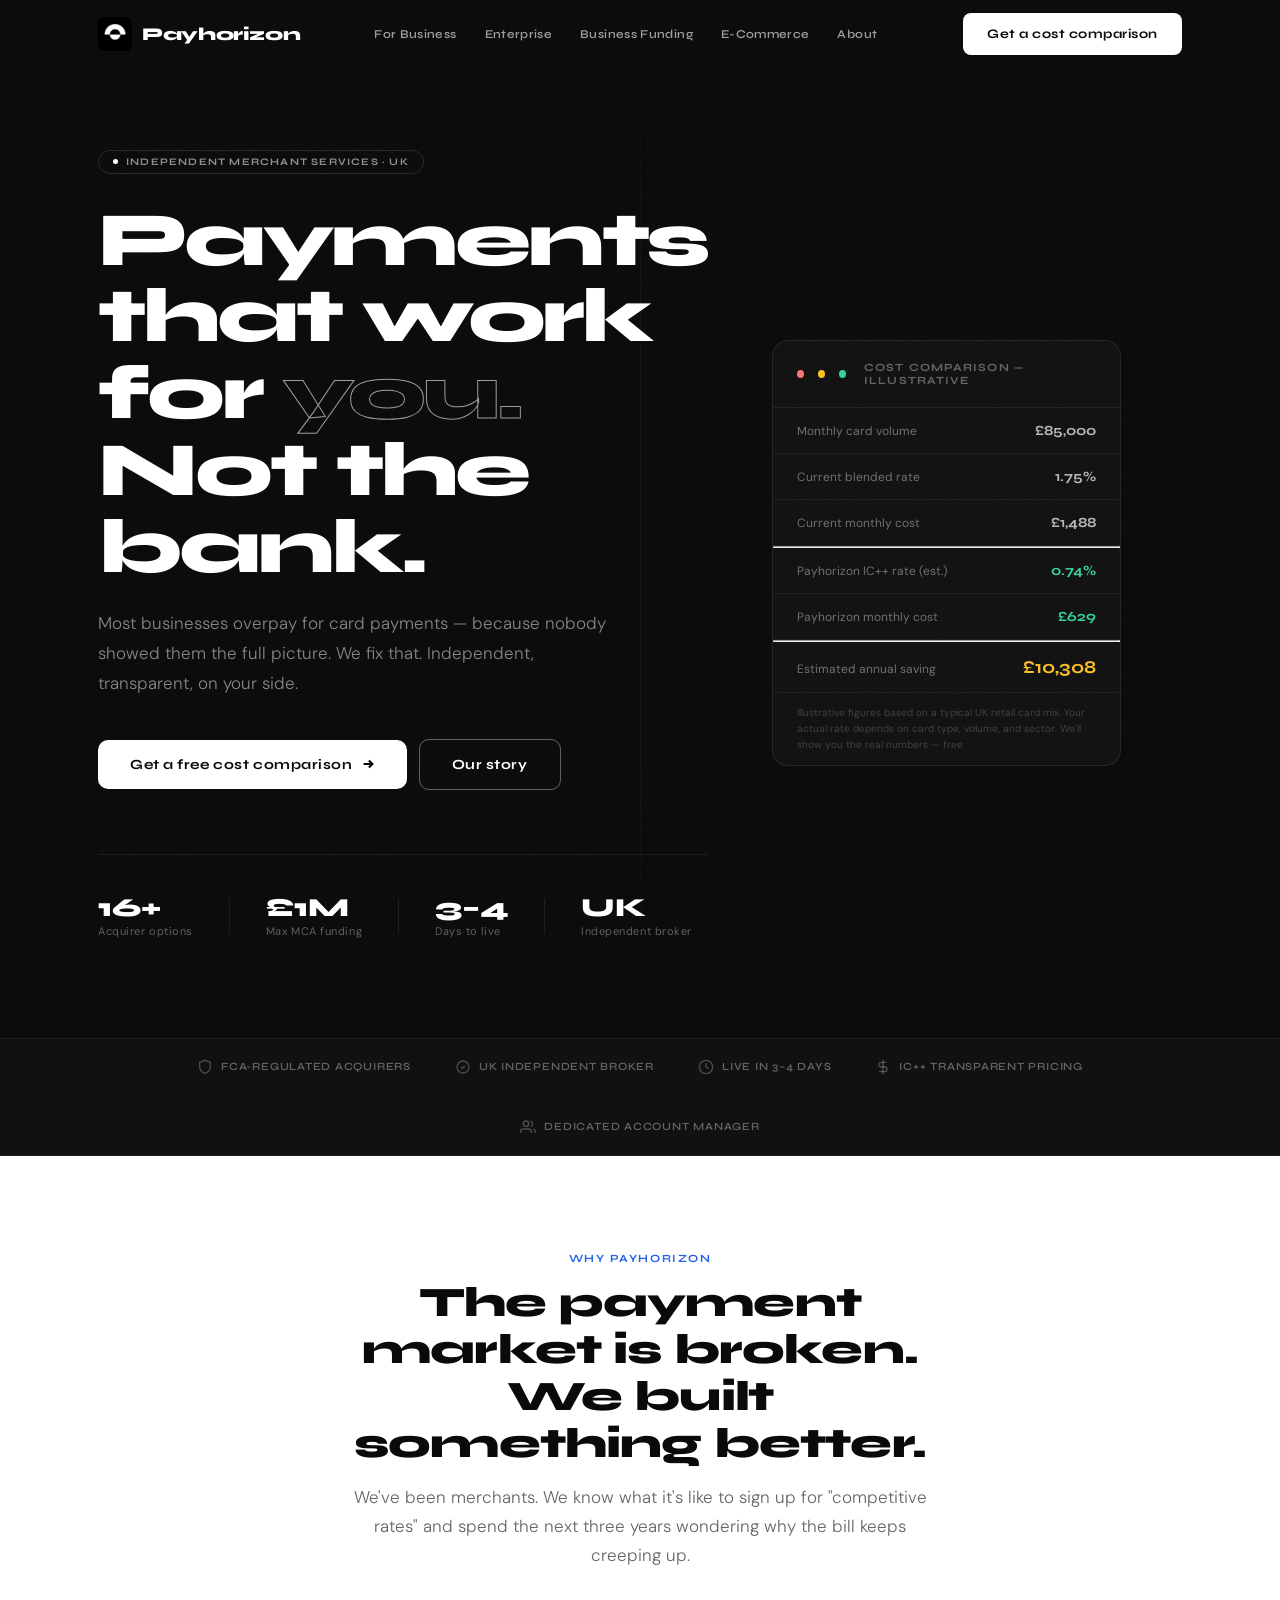
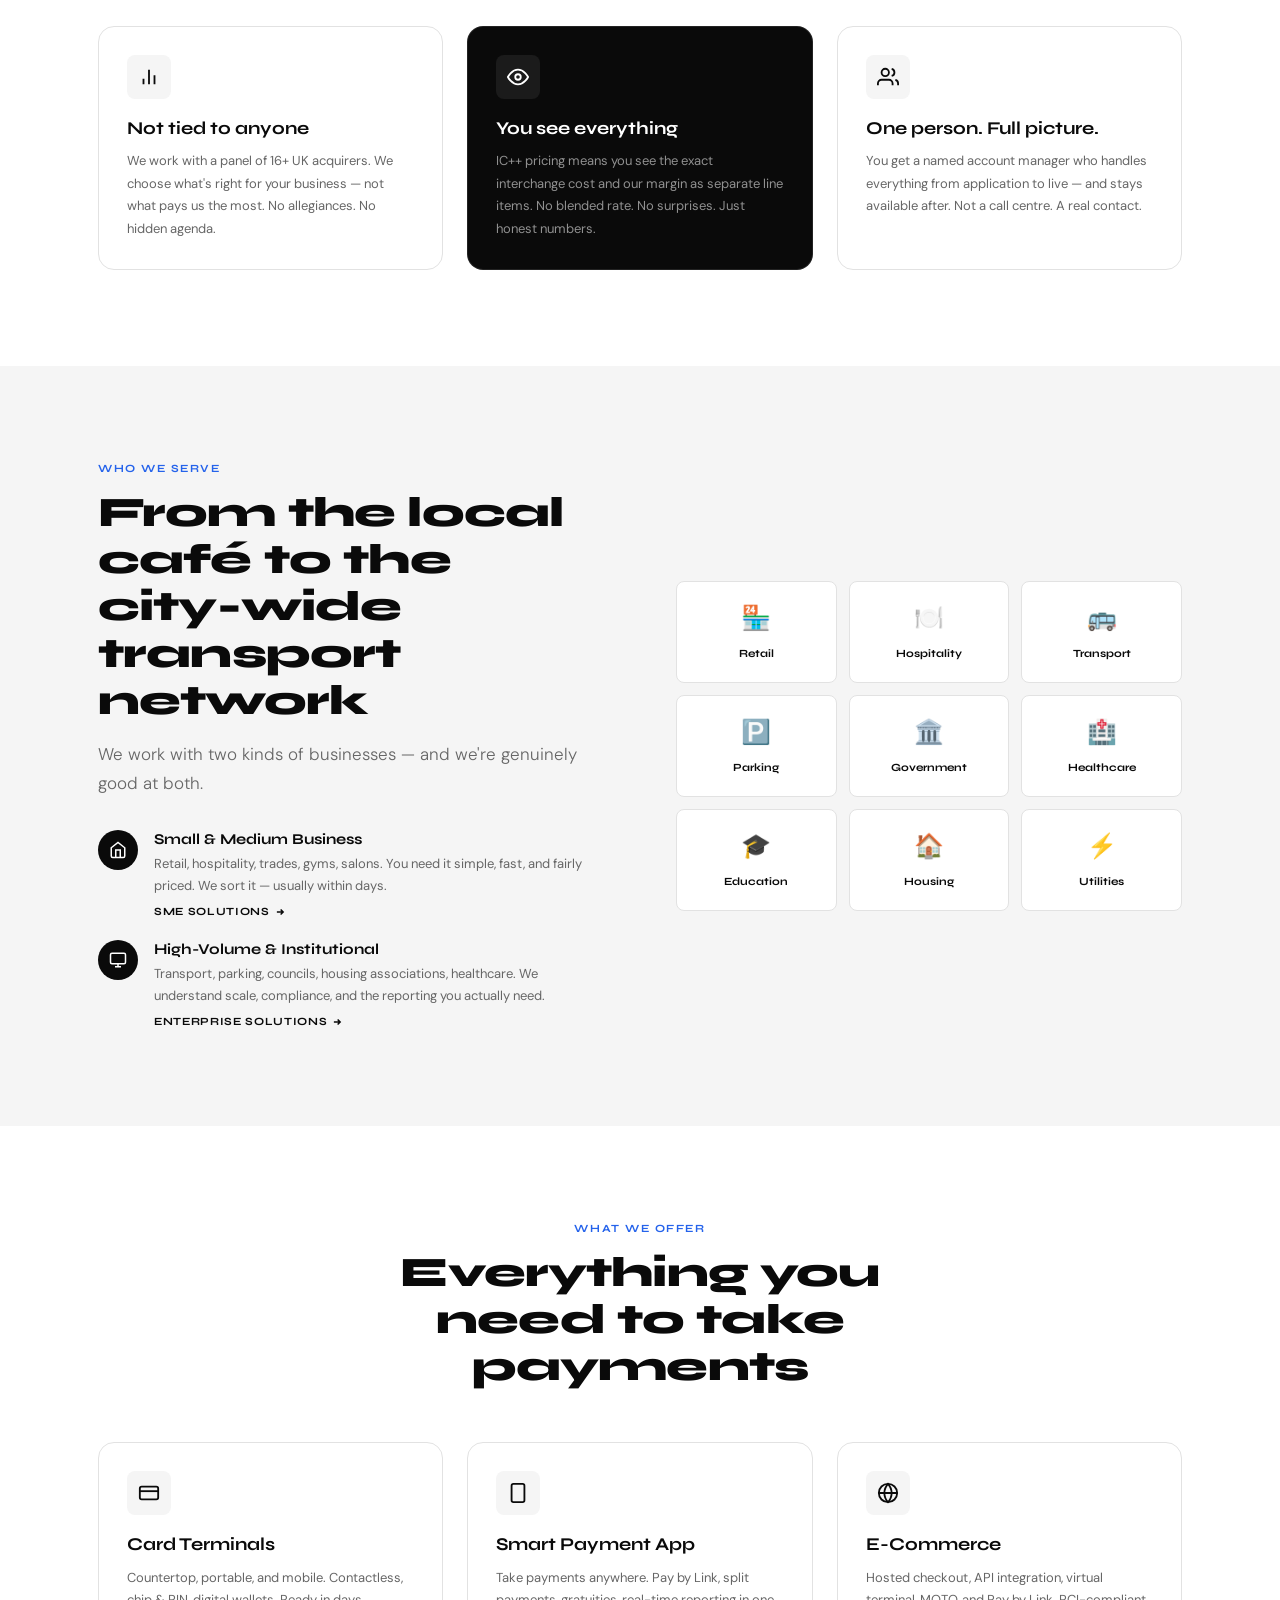
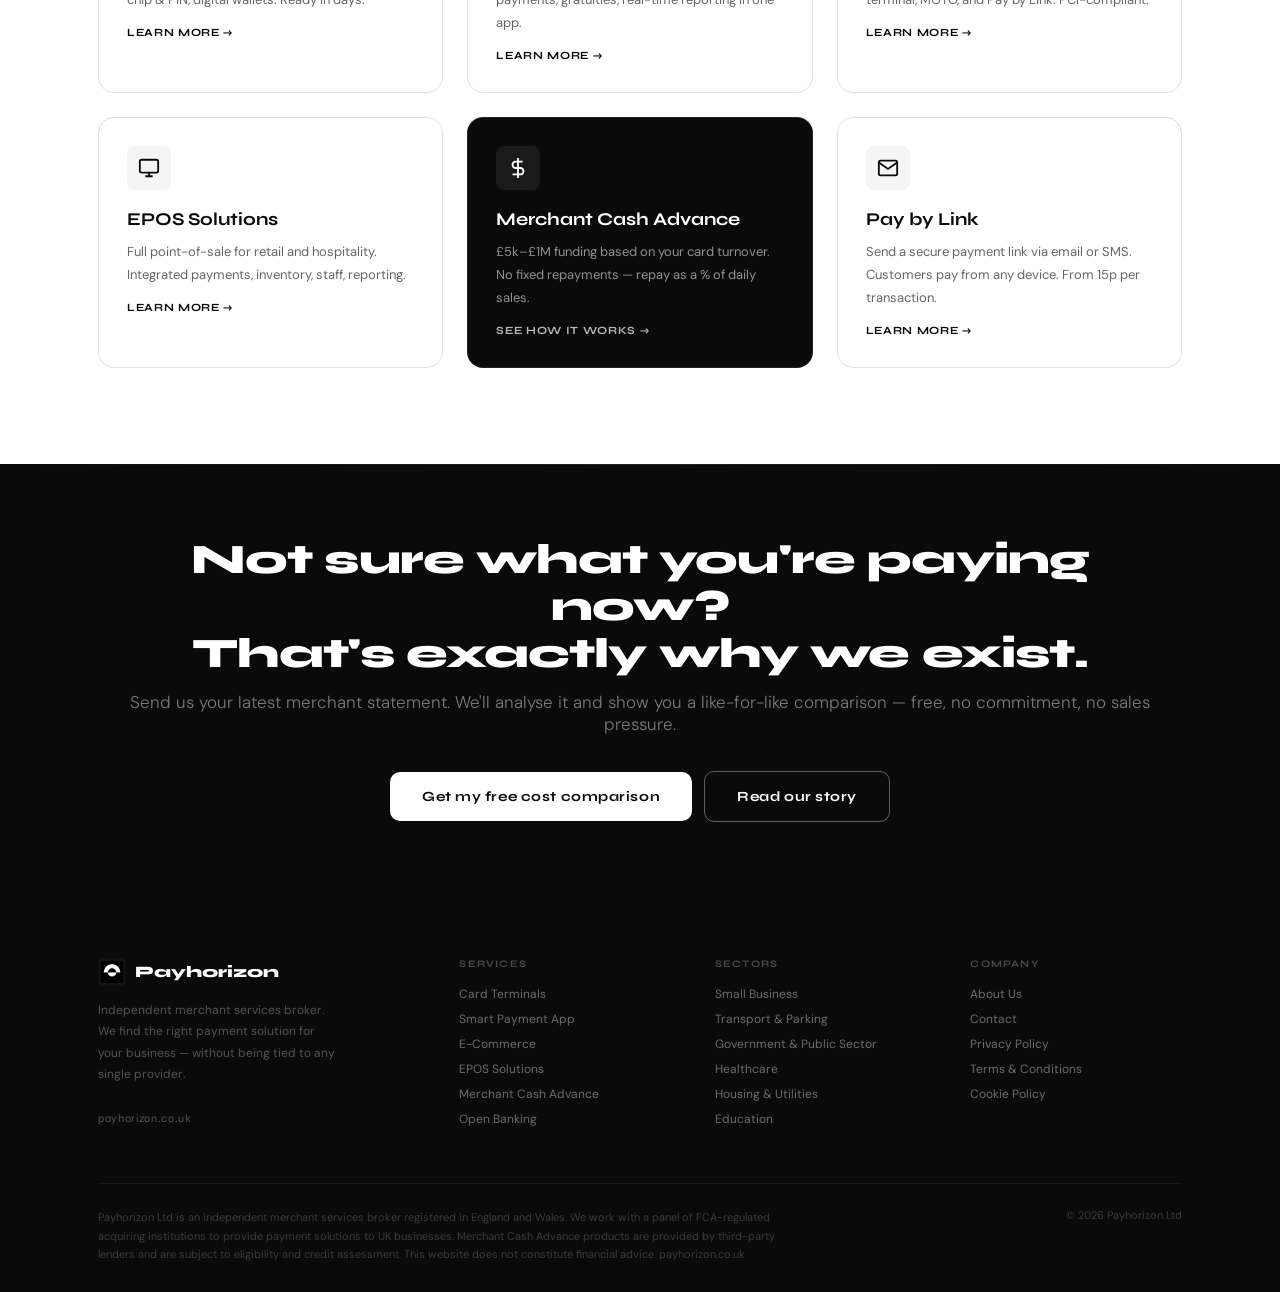
<file: payhorizon-website-v2.html>
<!DOCTYPE html>
<html lang="en">
<head>
<meta charset="UTF-8">
<meta name="viewport" content="width=device-width, initial-scale=1.0">
<title>Payhorizon — Independent Merchant Services</title>
<link rel="preconnect" href="https://fonts.googleapis.com">
<link rel="preconnect" href="https://fonts.gstatic.com" crossorigin>
<link href="https://fonts.googleapis.com/css2?family=Syne:wght@400;500;600;700;800&family=DM+Sans:ital,opsz,wght@0,9..40,300;0,9..40,400;0,9..40,500;1,9..40,300&display=swap" rel="stylesheet">
<style>
:root {
  --black:   #0A0A0A;
  --black2:  #111111;
  --black3:  #1A1A1A;
  --black4:  #222222;
  --white:   #FFFFFF;
  --off:     #F5F5F5;
  --mid:     #E8E8E8;
  --border:  #2A2A2A;
  --border-lt: #E2E2E2;
  --text:    #1A1A1A;
  --muted:   #666666;
  --muted-dk:#888888;
  --accent:  #2563EB;
  --accent2: #3B82F6;
  --accentlt:#DBEAFE;
  --green:   #059669;
  --gold:    #D97706;

  --font-head: "Syne", sans-serif;
  --font-body: "DM Sans", sans-serif;
  --r: 8px;
  --r-lg: 16px;
  --shadow: 0 2px 16px rgba(0,0,0,0.06);
  --shadow-lg: 0 8px 40px rgba(0,0,0,0.12);
  --t: 0.22s cubic-bezier(0.4,0,0.2,1);
}

*,*::before,*::after{box-sizing:border-box;margin:0;padding:0;}
html{scroll-behavior:smooth;}
body{font-family:var(--font-body);color:var(--text);background:var(--white);-webkit-font-smoothing:antialiased;}
a{color:inherit;text-decoration:none;}
button{cursor:pointer;border:none;font-family:var(--font-body);}
ul{list-style:none;}

.container{max-width:1140px;margin:0 auto;padding:0 28px;}
.section{padding:96px 0;}
.section--alt{background:var(--off);}
.section--dark{background:var(--black);color:var(--white);}

/* TYPOGRAPHY */
h1,h2,h3,h4{font-family:var(--font-head);}
.eyebrow{font-family:var(--font-head);font-size:11px;font-weight:700;letter-spacing:0.14em;text-transform:uppercase;color:var(--accent);display:block;margin-bottom:14px;}
.eyebrow--white{color:rgba(255,255,255,0.5);}
.section-title{font-size:clamp(26px,3.8vw,42px);font-weight:800;line-height:1.12;color:var(--black);margin-bottom:16px;letter-spacing:-0.02em;}
.section-title--white{color:var(--white);}
.section-sub{font-size:17px;line-height:1.7;color:var(--muted);max-width:580px;font-weight:300;}
.section-sub--white{color:rgba(255,255,255,0.6);}
.text-center{text-align:center;}
.text-center .section-sub{margin:0 auto;}

/* GRID */
.grid-2{display:grid;grid-template-columns:1fr 1fr;gap:28px;}
.grid-3{display:grid;grid-template-columns:repeat(3,1fr);gap:24px;}
.grid-4{display:grid;grid-template-columns:repeat(4,1fr);gap:20px;}

/* BUTTONS */
.btn{display:inline-flex;align-items:center;gap:8px;padding:13px 24px;border-radius:var(--r);font-family:var(--font-head);font-size:13px;font-weight:700;letter-spacing:0.04em;transition:var(--t);white-space:nowrap;}
.btn svg{width:14px;height:14px;flex-shrink:0;}
.btn-primary{background:var(--black);color:var(--white);}
.btn-primary:hover{background:var(--black3);transform:translateY(-1px);box-shadow:0 6px 20px rgba(0,0,0,0.25);}
.btn-accent{background:var(--accent);color:var(--white);}
.btn-accent:hover{background:var(--accent2);transform:translateY(-1px);box-shadow:0 6px 20px rgba(37,99,235,0.3);}
.btn-outline{background:transparent;color:var(--black);border:1.5px solid var(--black);}
.btn-outline:hover{background:var(--black);color:var(--white);}
.btn-outline-white{background:transparent;color:var(--white);border:1.5px solid rgba(255,255,255,0.35);}
.btn-outline-white:hover{background:rgba(255,255,255,0.1);border-color:rgba(255,255,255,0.7);}
.btn-white{background:var(--white);color:var(--black);}
.btn-white:hover{background:var(--off);transform:translateY(-1px);}
.btn-lg{padding:16px 32px;font-size:14px;border-radius:10px;}

/* NAV */
.nav{position:fixed;top:0;left:0;right:0;z-index:100;transition:var(--t);}
.nav--scrolled{background:rgba(10,10,10,0.96);backdrop-filter:blur(16px);border-bottom:1px solid rgba(255,255,255,0.06);}
.nav__inner{display:flex;align-items:center;justify-content:space-between;height:68px;}
.nav__logo{display:flex;align-items:center;gap:10px;}
.nav__logo-mark{width:34px;height:34px;border-radius:6px;overflow:hidden;background:#000;display:flex;align-items:center;justify-content:center;}
.nav__logo-mark img{width:28px;height:28px;object-fit:contain;}
.nav__logo-text{font-family:var(--font-head);font-size:18px;font-weight:800;color:var(--white);letter-spacing:-0.02em;}
.nav__links{display:flex;align-items:center;gap:2px;}
.nav__link{font-family:var(--font-head);font-size:12px;font-weight:600;color:rgba(255,255,255,0.6);padding:7px 13px;border-radius:6px;transition:var(--t);letter-spacing:0.03em;}
.nav__link:hover,.nav__link.active{color:var(--white);background:rgba(255,255,255,0.07);}
.nav__cta{margin-left:12px;}
.nav__hamburger{display:none;flex-direction:column;gap:5px;background:none;padding:8px;}
.nav__hamburger span{display:block;width:20px;height:1.5px;background:white;border-radius:2px;transition:var(--t);}

/* HERO */
.hero{min-height:100vh;background:var(--black);display:flex;align-items:center;padding-top:68px;position:relative;overflow:hidden;}
.hero__noise{position:absolute;inset:0;opacity:0.025;background-image:url("data:image/svg+xml,%3Csvg viewBox='0 0 256 256' xmlns='http://www.w3.org/2000/svg'%3E%3Cfilter id='noise'%3E%3CfeTurbulence type='fractalNoise' baseFrequency='0.9' numOctaves='4' stitchTiles='stitch'/%3E%3C/filter%3E%3Crect width='100%25' height='100%25' filter='url(%23noise)'/%3E%3C/svg%3E");background-size:200px;}
.hero__line{position:absolute;top:0;left:50%;width:1px;height:100%;background:linear-gradient(to bottom,transparent,rgba(255,255,255,0.04) 30%,rgba(255,255,255,0.04) 70%,transparent);}
.hero__content{position:relative;z-index:1;padding:80px 0 100px;}
.hero__layout{display:grid;grid-template-columns:1.15fr 0.85fr;gap:64px;align-items:center;}
.hero__kicker{display:inline-flex;align-items:center;gap:8px;border:1px solid rgba(255,255,255,0.12);border-radius:100px;padding:5px 14px;margin-bottom:28px;}
.hero__kicker-dot{width:5px;height:5px;border-radius:50%;background:#fff;animation:blink 2.4s infinite;}
@keyframes blink{0%,100%{opacity:1;}50%{opacity:0.3;}}
.hero__kicker-text{font-family:var(--font-head);font-size:10px;font-weight:700;color:rgba(255,255,255,0.55);letter-spacing:0.12em;text-transform:uppercase;}
.hero__title{font-size:clamp(42px,6vw,80px);font-weight:800;color:var(--white);line-height:1.0;letter-spacing:-0.04em;margin-bottom:24px;}
.hero__title em{font-style:normal;color:transparent;-webkit-text-stroke:1px rgba(255,255,255,0.6);}
.hero__sub{font-size:17px;line-height:1.75;color:rgba(255,255,255,0.5);max-width:520px;margin-bottom:40px;font-weight:300;}
.hero__actions{display:flex;align-items:center;gap:12px;flex-wrap:wrap;}
.hero__proof{display:flex;align-items:center;gap:36px;flex-wrap:wrap;margin-top:64px;padding-top:40px;border-top:1px solid rgba(255,255,255,0.07);}
.hero__proof-item{display:flex;flex-direction:column;gap:3px;}
.hero__proof-num{font-family:var(--font-head);font-size:26px;font-weight:800;color:var(--white);line-height:1;}
.hero__proof-label{font-size:11px;color:rgba(255,255,255,0.35);letter-spacing:0.05em;}
.hero__proof-div{width:1px;height:36px;background:rgba(255,255,255,0.08);}

/* COMPARISON CARD */
.compare-card{background:var(--black2);border:1px solid rgba(255,255,255,0.08);border-radius:var(--r-lg);overflow:hidden;}
.compare-card__head{padding:20px 24px;border-bottom:1px solid rgba(255,255,255,0.07);display:flex;align-items:center;gap:10px;}
.compare-card__head-title{font-family:var(--font-head);font-size:11px;font-weight:700;color:rgba(255,255,255,0.35);letter-spacing:0.1em;text-transform:uppercase;}
.compare-card__dot{width:8px;height:8px;border-radius:50%;}
.compare-card__row{display:flex;justify-content:space-between;align-items:baseline;padding:14px 24px;border-bottom:1px solid rgba(255,255,255,0.05);}
.compare-card__row:last-child{border-bottom:none;}
.compare-card__label{font-size:12px;color:rgba(255,255,255,0.4);}
.compare-card__val{font-family:var(--font-head);font-size:14px;font-weight:700;color:rgba(255,255,255,0.7);}
.compare-card__val--good{color:#34D399;}
.compare-card__val--save{color:#FBBF24;font-size:18px;}
.compare-card__divider{height:1px;background:rgba(255,255,255,0.07);margin:0;}
.compare-card__footer{padding:12px 24px;font-size:10px;color:rgba(255,255,255,0.2);line-height:1.6;}

/* TRUST BAR */
.trustbar{background:var(--black2);border-top:1px solid rgba(255,255,255,0.05);border-bottom:1px solid rgba(255,255,255,0.05);padding:20px 0;}
.trustbar__inner{display:flex;align-items:center;justify-content:center;gap:44px;flex-wrap:wrap;}
.trustbar__item{display:flex;align-items:center;gap:8px;}
.trustbar__icon{color:rgba(255,255,255,0.25);flex-shrink:0;}
.trustbar__text{font-family:var(--font-head);font-size:11px;font-weight:600;color:rgba(255,255,255,0.35);letter-spacing:0.07em;text-transform:uppercase;white-space:nowrap;}

/* CARDS */
.card{background:var(--white);border:1px solid var(--border-lt);border-radius:var(--r-lg);padding:28px;transition:var(--t);}
.card:hover{transform:translateY(-2px);box-shadow:var(--shadow-lg);}
.card__icon{width:44px;height:44px;border-radius:var(--r);background:var(--off);display:flex;align-items:center;justify-content:center;margin-bottom:18px;color:var(--black);}
.card__icon svg{width:22px;height:22px;}
.card__tag{font-family:var(--font-head);font-size:9px;font-weight:700;color:var(--accent);letter-spacing:0.12em;text-transform:uppercase;margin-bottom:8px;}
.card__title{font-family:var(--font-head);font-size:18px;font-weight:700;color:var(--black);margin-bottom:10px;line-height:1.3;}
.card__body{font-size:13px;line-height:1.75;color:var(--muted);}
.card__list{margin-top:16px;display:flex;flex-direction:column;gap:7px;}
.card__list li{display:flex;align-items:flex-start;gap:8px;font-size:12px;color:var(--muted);line-height:1.5;}
.card__list li::before{content:"";display:block;width:4px;height:4px;border-radius:50%;background:var(--black);flex-shrink:0;margin-top:6px;}
.card--dark{background:var(--black2);border-color:rgba(255,255,255,0.07);}
.card--dark .card__title{color:var(--white);}
.card--dark .card__body{color:rgba(255,255,255,0.5);}
.card--dark .card__list li{color:rgba(255,255,255,0.5);}
.card--dark .card__list li::before{background:rgba(255,255,255,0.3);}
.card--dark .card__icon{background:rgba(255,255,255,0.06);color:var(--white);}
.card--inv{background:var(--black);border-color:rgba(255,255,255,0.1);color:var(--white);}
.card--inv .card__title{color:var(--white);}
.card--inv .card__body{color:rgba(255,255,255,0.55);}
.card--inv .card__icon{background:rgba(255,255,255,0.07);color:var(--white);}
.card--inv .card__list li{color:rgba(255,255,255,0.55);}
.card--inv .card__list li::before{background:rgba(255,255,255,0.25);}
.card--inv:hover{border-color:rgba(255,255,255,0.25);}

/* CHECK LIST */
.check-list{display:flex;flex-direction:column;gap:11px;margin-bottom:28px;}
.check-list li{display:flex;align-items:flex-start;gap:10px;font-size:14px;color:var(--text);line-height:1.5;}
.check{width:18px;height:18px;border-radius:50%;background:var(--black);display:flex;align-items:center;justify-content:center;flex-shrink:0;margin-top:1px;}
.check svg{width:10px;height:10px;color:white;}

/* PRODUCT ROW */
.product-row{display:grid;grid-template-columns:1fr 1fr;gap:64px;align-items:center;padding:64px 0;border-bottom:1px solid var(--border-lt);}
.product-row:last-child{border-bottom:none;}
.product-row--rev .product-row__visual{order:-1;}
.product-row__visual{background:var(--off);border-radius:var(--r-lg);height:320px;display:flex;align-items:center;justify-content:center;border:1px solid var(--border-lt);}
.product-row__kicker{font-family:var(--font-head);font-size:10px;font-weight:700;color:var(--muted);letter-spacing:0.12em;text-transform:uppercase;margin-bottom:10px;}
.product-row__title{font-size:28px;font-weight:800;color:var(--black);margin-bottom:14px;line-height:1.15;letter-spacing:-0.02em;font-family:var(--font-head);}
.product-row__body{font-size:14px;line-height:1.8;color:var(--muted);margin-bottom:24px;}

/* SECTORS */
.sector-grid{display:grid;grid-template-columns:repeat(5,1fr);gap:12px;}
.sector-card{background:var(--white);border:1px solid var(--border-lt);border-radius:var(--r);padding:20px 14px;text-align:center;transition:var(--t);}
.sector-card:hover{border-color:var(--black);transform:translateY(-2px);}
.sector-card__icon{font-size:24px;margin-bottom:8px;display:block;}
.sector-card__name{font-family:var(--font-head);font-size:11px;font-weight:700;color:var(--black);line-height:1.4;}

/* STAT STRIP */
.stat-strip{background:var(--black);padding:56px 0;}
.stat-strip__grid{display:grid;grid-template-columns:repeat(4,1fr);}
.stat-strip__item{text-align:center;padding:0 24px;border-right:1px solid rgba(255,255,255,0.07);}
.stat-strip__item:last-child{border-right:none;}
.stat-strip__num{font-family:var(--font-head);font-size:40px;font-weight:800;color:var(--white);line-height:1;margin-bottom:6px;}
.stat-strip__num span{color:rgba(255,255,255,0.3);}
.stat-strip__label{font-size:12px;color:rgba(255,255,255,0.35);line-height:1.5;}

/* PRICING */
.pricing-block{background:var(--black);border-radius:var(--r-lg);padding:48px;}
.pricing-formula{display:flex;align-items:center;gap:0;flex-wrap:wrap;margin:32px 0;}
.pf-block{background:rgba(255,255,255,0.05);border:1px solid rgba(255,255,255,0.08);border-radius:var(--r);padding:18px 20px;text-align:center;flex:1;min-width:120px;}
.pf-block-val{font-family:var(--font-head);font-size:18px;font-weight:800;color:var(--white);margin-bottom:4px;}
.pf-block-label{font-size:10px;color:rgba(255,255,255,0.3);letter-spacing:0.06em;text-transform:uppercase;}
.pf-op{font-family:var(--font-head);font-size:22px;font-weight:800;color:rgba(255,255,255,0.2);padding:0 10px;align-self:center;}
.pf-result{background:rgba(255,255,255,0.08);border:1px solid rgba(255,255,255,0.15);border-radius:var(--r);padding:18px 20px;text-align:center;flex:1;min-width:120px;}
.pf-result-val{font-family:var(--font-head);font-size:18px;font-weight:800;color:var(--white);margin-bottom:4px;}
.pf-result-label{font-size:10px;color:rgba(255,255,255,0.5);letter-spacing:0.06em;text-transform:uppercase;}

/* MCA CALC */
.mca-calc{background:var(--black2);border:1px solid rgba(255,255,255,0.08);border-radius:var(--r-lg);padding:32px;}
.mca-calc__label{font-family:var(--font-head);font-size:10px;font-weight:700;color:rgba(255,255,255,0.35);letter-spacing:0.1em;text-transform:uppercase;margin-bottom:6px;}
.mca-calc__input{background:rgba(255,255,255,0.06);border:1px solid rgba(255,255,255,0.12);border-radius:var(--r);padding:13px 16px;font-family:var(--font-head);font-size:22px;font-weight:700;color:white;width:100%;margin-bottom:20px;outline:none;transition:var(--t);}
.mca-calc__input:focus{border-color:rgba(255,255,255,0.3);}
.mca-calc__result{background:rgba(255,255,255,0.04);border:1px solid rgba(255,255,255,0.08);border-radius:var(--r);padding:18px 20px;}
.mca-calc__result-row{display:flex;justify-content:space-between;align-items:baseline;padding:8px 0;border-bottom:1px solid rgba(255,255,255,0.05);}
.mca-calc__result-row:last-child{border-bottom:none;padding-bottom:0;}
.mca-calc__rl{font-size:12px;color:rgba(255,255,255,0.4);}
.mca-calc__rv{font-family:var(--font-head);font-weight:700;color:white;font-size:13px;}
.mca-calc__rv--hl{color:#34D399;font-size:20px;}

/* FAQ */
.faq-item{border-bottom:1px solid var(--border-lt);}
.faq-q{display:flex;justify-content:space-between;align-items:center;padding:20px 0;cursor:pointer;gap:16px;}
.faq-q h4{font-family:var(--font-head);font-size:15px;font-weight:700;color:var(--black);line-height:1.35;}
.faq-q__icon{width:26px;height:26px;border-radius:50%;background:var(--off);display:flex;align-items:center;justify-content:center;flex-shrink:0;transition:var(--t);font-size:16px;color:var(--black);font-weight:700;font-family:var(--font-head);}
.faq-ans{display:none;padding-bottom:18px;font-size:14px;line-height:1.75;color:var(--muted);}
.faq-item.open .faq-ans{display:block;}
.faq-item.open .faq-q__icon{background:var(--black);color:white;transform:rotate(45deg);}

/* CTA BAND */
.cta-band{background:var(--black);padding:72px 0;position:relative;overflow:hidden;}
.cta-band__rule{position:absolute;top:0;left:0;right:0;height:1px;background:linear-gradient(90deg,transparent,rgba(255,255,255,0.1),transparent);}
.cta-band__content{text-align:center;}
.cta-band__title{font-size:clamp(26px,4vw,42px);font-weight:800;color:white;margin-bottom:14px;line-height:1.12;letter-spacing:-0.02em;font-family:var(--font-head);}
.cta-band__sub{font-size:17px;color:rgba(255,255,255,0.45);margin-bottom:36px;font-weight:300;}
.cta-band__actions{display:flex;align-items:center;justify-content:center;gap:12px;flex-wrap:wrap;}

/* FORM */
.form-card{background:var(--white);border-radius:var(--r-lg);padding:44px;box-shadow:var(--shadow-lg);border:1px solid var(--border-lt);}
.form-grid{display:grid;grid-template-columns:1fr 1fr;gap:16px;}
.form-group{display:flex;flex-direction:column;gap:6px;}
.form-group--full{grid-column:1/-1;}
label{font-family:var(--font-head);font-size:10px;font-weight:700;color:var(--black);letter-spacing:0.08em;text-transform:uppercase;}
input,select,textarea{background:var(--off);border:1.5px solid var(--border-lt);border-radius:var(--r);padding:12px 14px;font-family:var(--font-body);font-size:14px;color:var(--text);transition:var(--t);outline:none;width:100%;}
input:focus,select:focus,textarea:focus{border-color:var(--black);background:white;}
textarea{resize:vertical;min-height:110px;}
select{-webkit-appearance:none;cursor:pointer;}

/* ABOUT */
.about-split{display:grid;grid-template-columns:1fr 1fr;gap:72px;align-items:start;}
.value-item{display:flex;gap:18px;padding:24px 0;border-bottom:1px solid var(--border-lt);}
.value-item:last-child{border-bottom:none;}
.value-item__num{font-family:var(--font-head);font-size:30px;font-weight:800;color:var(--black);opacity:0.1;line-height:1;flex-shrink:0;width:40px;}
.value-item__title{font-family:var(--font-head);font-size:15px;font-weight:700;color:var(--black);margin-bottom:6px;}
.value-item__body{font-size:13px;line-height:1.7;color:var(--muted);}

/* FOOTER */
.footer{background:var(--black);padding:64px 0 28px;}
.footer__grid{display:grid;grid-template-columns:1.5fr 1fr 1fr 1fr;gap:44px;margin-bottom:56px;}
.footer__logo{display:flex;align-items:center;gap:9px;margin-bottom:14px;}
.footer__logo-mark{width:28px;height:28px;border-radius:5px;background:#111;display:flex;align-items:center;justify-content:center;}
.footer__logo-mark img{width:22px;height:22px;object-fit:contain;}
.footer__logo-text{font-family:var(--font-head);font-size:16px;font-weight:800;color:white;}
.footer__desc{font-size:12px;line-height:1.8;color:rgba(255,255,255,0.3);max-width:240px;margin-bottom:20px;}
.footer__col-title{font-family:var(--font-head);font-size:10px;font-weight:700;color:rgba(255,255,255,0.25);letter-spacing:0.12em;text-transform:uppercase;margin-bottom:16px;}
.footer__links{display:flex;flex-direction:column;gap:9px;}
.footer__link{font-size:12px;color:rgba(255,255,255,0.4);transition:var(--t);}
.footer__link:hover{color:rgba(255,255,255,0.8);}
.footer__bottom{border-top:1px solid rgba(255,255,255,0.06);padding-top:24px;display:flex;justify-content:space-between;align-items:start;gap:24px;flex-wrap:wrap;}
.footer__legal{font-size:11px;color:rgba(255,255,255,0.2);line-height:1.7;max-width:680px;}
.footer__copy{font-size:11px;color:rgba(255,255,255,0.2);white-space:nowrap;}

/* PAGES */
.page{display:none;}
.page.active{display:block;}

/* RESPONSIVE */
@media(max-width:960px){
  .hero__layout,.about-split{grid-template-columns:1fr;}
  .compare-card{display:none;}
  .grid-2,.grid-3,.grid-4{grid-template-columns:1fr 1fr;}
  .product-row{grid-template-columns:1fr;gap:32px;}
  .product-row--rev .product-row__visual{order:0;}
  .stat-strip__grid{grid-template-columns:1fr 1fr;gap:24px;}
  .stat-strip__item{border-right:none;padding-bottom:24px;}
  .sector-grid{grid-template-columns:repeat(3,1fr);}
  .footer__grid{grid-template-columns:1fr 1fr;gap:36px;}
}
@media(max-width:640px){
  .container{padding:0 18px;}
  .section{padding:60px 0;}
  .grid-2,.grid-3,.grid-4{grid-template-columns:1fr;}
  .nav__links,.nav__cta{display:none;}
  .nav__hamburger{display:flex;}
  .sector-grid{grid-template-columns:repeat(2,1fr);}
  .form-grid{grid-template-columns:1fr;}
  .form-card{padding:28px 20px;}
  .pricing-block{padding:28px 20px;}
  .footer__grid{grid-template-columns:1fr;}
  .footer__bottom{flex-direction:column;}
  .hero__proof{gap:20px;}
  .hero__proof-div{display:none;}
}
</style>
</head>
<body>

<!-- NAV -->
<nav class="nav" id="mainNav">
  <div class="container">
    <div class="nav__inner">
      <a class="nav__logo" href="#" onclick="showPage('home')">
        <div class="nav__logo-mark"><img src="[data-uri]" alt="Payhorizon mark"></div>
        <span class="nav__logo-text">Payhorizon</span>
      </a>
      <div class="nav__links">
        <a class="nav__link" href="#" onclick="showPage('sme')">For Business</a>
        <a class="nav__link" href="#" onclick="showPage('enterprise')">Enterprise</a>
        <a class="nav__link" href="#" onclick="showPage('mca')">Business Funding</a>
        <a class="nav__link" href="#" onclick="showPage('ecommerce')">E-Commerce</a>
        <a class="nav__link" href="#" onclick="showPage('about')">About</a>
      </div>
      <a class="btn btn-white nav__cta" href="#" onclick="showPage('contact')">Get a cost comparison</a>
      <button class="nav__hamburger" onclick="toggleMobile()"><span></span><span></span><span></span></button>
    </div>
  </div>
</nav>

<!-- ══ HOME ══════════════════════════════════════════════ -->
<div class="page active" id="page-home">

<section class="hero">
  <div class="hero__noise"></div>
  <div class="hero__line"></div>
  <div class="container">
    <div class="hero__layout">
      <div class="hero__content">
        <div class="hero__kicker">
          <div class="hero__kicker-dot"></div>
          <span class="hero__kicker-text">Independent Merchant Services · UK</span>
        </div>
        <h1 class="hero__title">Payments that work<br>for <em>you.</em><br>Not the bank.</h1>
        <p class="hero__sub">Most businesses overpay for card payments — because nobody showed them the full picture. We fix that. Independent, transparent, on your side.</p>
        <div class="hero__actions">
          <a href="#" onclick="showPage('contact')" class="btn btn-white btn-lg">Get a free cost comparison <svg viewBox="0 0 16 16" fill="none" stroke="currentColor" stroke-width="2.5"><path d="M3 8h10M9 4l4 4-4 4"/></svg></a>
          <a href="#" onclick="showPage('about')" class="btn btn-outline-white btn-lg">Our story</a>
        </div>
        <div class="hero__proof">
          <div class="hero__proof-item"><span class="hero__proof-num">16+</span><span class="hero__proof-label">Acquirer options</span></div>
          <div class="hero__proof-div"></div>
          <div class="hero__proof-item"><span class="hero__proof-num">£1M</span><span class="hero__proof-label">Max MCA funding</span></div>
          <div class="hero__proof-div"></div>
          <div class="hero__proof-item"><span class="hero__proof-num">3–4</span><span class="hero__proof-label">Days to live</span></div>
          <div class="hero__proof-div"></div>
          <div class="hero__proof-item"><span class="hero__proof-num">UK</span><span class="hero__proof-label">Independent broker</span></div>
        </div>
      </div>
      <div class="compare-card">
        <div class="compare-card__head">
          <div class="compare-card__dot" style="background:#F87171;"></div>
          <div class="compare-card__dot" style="background:#FBBF24;margin-left:4px;"></div>
          <div class="compare-card__dot" style="background:#34D399;margin-left:4px;"></div>
          <span class="compare-card__head-title" style="margin-left:8px;">Cost comparison — illustrative</span>
        </div>
        <div class="compare-card__row"><span class="compare-card__label">Monthly card volume</span><span class="compare-card__val">£85,000</span></div>
        <div class="compare-card__row"><span class="compare-card__label">Current blended rate</span><span class="compare-card__val">1.75%</span></div>
        <div class="compare-card__row"><span class="compare-card__label">Current monthly cost</span><span class="compare-card__val">£1,488</span></div>
        <hr class="compare-card__divider">
        <div class="compare-card__row"><span class="compare-card__label">Payhorizon IC++ rate (est.)</span><span class="compare-card__val compare-card__val--good">0.74%</span></div>
        <div class="compare-card__row"><span class="compare-card__label">Payhorizon monthly cost</span><span class="compare-card__val compare-card__val--good">£629</span></div>
        <hr class="compare-card__divider">
        <div class="compare-card__row"><span class="compare-card__label">Estimated annual saving</span><span class="compare-card__val compare-card__val--save">£10,308</span></div>
        <div class="compare-card__footer">Illustrative figures based on a typical UK retail card mix. Your actual rate depends on card type, volume, and sector. We'll show you the real numbers — free.</div>
      </div>
    </div>
  </div>
</section>

<div class="trustbar">
  <div class="container">
    <div class="trustbar__inner">
      <div class="trustbar__item"><svg class="trustbar__icon" width="16" height="16" viewBox="0 0 24 24" fill="none" stroke="currentColor" stroke-width="2"><path d="M12 22s8-4 8-10V5l-8-3-8 3v7c0 6 8 10 8 10z"/></svg><span class="trustbar__text">FCA-Regulated Acquirers</span></div>
      <div class="trustbar__item"><svg class="trustbar__icon" width="16" height="16" viewBox="0 0 24 24" fill="none" stroke="currentColor" stroke-width="2"><path d="M9 12l2 2 4-4M21 12c0 4.97-4.03 9-9 9s-9-4.03-9-9 4.03-9 9-9 9 4.03 9 9z"/></svg><span class="trustbar__text">UK Independent Broker</span></div>
      <div class="trustbar__item"><svg class="trustbar__icon" width="16" height="16" viewBox="0 0 24 24" fill="none" stroke="currentColor" stroke-width="2"><circle cx="12" cy="12" r="10"/><path d="M12 6v6l4 2"/></svg><span class="trustbar__text">Live in 3–4 Days</span></div>
      <div class="trustbar__item"><svg class="trustbar__icon" width="16" height="16" viewBox="0 0 24 24" fill="none" stroke="currentColor" stroke-width="2"><line x1="12" y1="1" x2="12" y2="23"/><path d="M17 5H9.5a3.5 3.5 0 0 0 0 7h5a3.5 3.5 0 0 1 0 7H6"/></svg><span class="trustbar__text">IC++ Transparent Pricing</span></div>
      <div class="trustbar__item"><svg class="trustbar__icon" width="16" height="16" viewBox="0 0 24 24" fill="none" stroke="currentColor" stroke-width="2"><path d="M17 21v-2a4 4 0 0 0-4-4H5a4 4 0 0 0-4 4v2"/><circle cx="9" cy="7" r="4"/><path d="M23 21v-2a4 4 0 0 0-3-3.87M16 3.13a4 4 0 0 1 0 7.75"/></svg><span class="trustbar__text">Dedicated Account Manager</span></div>
    </div>
  </div>
</div>

<section class="section">
  <div class="container">
    <div class="text-center" style="max-width:580px;margin:0 auto 56px;">
      <span class="eyebrow">Why Payhorizon</span>
      <h2 class="section-title">The payment market is broken.<br>We built something better.</h2>
      <p class="section-sub">We've been merchants. We know what it's like to sign up for "competitive rates" and spend the next three years wondering why the bill keeps creeping up.</p>
    </div>
    <div class="grid-3">
      <div class="card">
        <div class="card__icon"><svg viewBox="0 0 24 24" fill="none" stroke="currentColor" stroke-width="2"><path d="M18 20V10M12 20V4M6 20v-6"/></svg></div>
        <div class="card__title">Not tied to anyone</div>
        <p class="card__body">We work with a panel of 16+ UK acquirers. We choose what's right for your business — not what pays us the most. No allegiances. No hidden agenda.</p>
      </div>
      <div class="card card--inv">
        <div class="card__icon"><svg viewBox="0 0 24 24" fill="none" stroke="currentColor" stroke-width="2"><path d="M1 12s4-8 11-8 11 8 11 8-4 8-11 8-11-8-11-8z"/><circle cx="12" cy="12" r="3"/></svg></div>
        <div class="card__title">You see everything</div>
        <p class="card__body">IC++ pricing means you see the exact interchange cost and our margin as separate line items. No blended rate. No surprises. Just honest numbers.</p>
      </div>
      <div class="card">
        <div class="card__icon"><svg viewBox="0 0 24 24" fill="none" stroke="currentColor" stroke-width="2"><path d="M17 21v-2a4 4 0 0 0-4-4H5a4 4 0 0 0-4 4v2"/><circle cx="9" cy="7" r="4"/><path d="M23 21v-2a4 4 0 0 0-3-3.87M16 3.13a4 4 0 0 1 0 7.75"/></svg></div>
        <div class="card__title">One person. Full picture.</div>
        <p class="card__body">You get a named account manager who handles everything from application to live — and stays available after. Not a call centre. A real contact.</p>
      </div>
    </div>
  </div>
</section>

<section class="section section--alt">
  <div class="container">
    <div class="grid-2" style="gap:72px;align-items:center;">
      <div>
        <span class="eyebrow">Who we serve</span>
        <h2 class="section-title">From the local café to the city-wide transport network</h2>
        <p class="section-sub" style="margin-bottom:32px;">We work with two kinds of businesses — and we're genuinely good at both.</p>
        <div style="display:flex;flex-direction:column;gap:20px;">
          <div style="display:flex;gap:16px;align-items:flex-start;">
            <div style="width:40px;height:40px;border-radius:50%;background:var(--black);display:flex;align-items:center;justify-content:center;flex-shrink:0;">
              <svg width="18" height="18" viewBox="0 0 24 24" fill="none" stroke="white" stroke-width="2"><path d="M3 9l9-7 9 7v11a2 2 0 0 1-2 2H5a2 2 0 0 1-2-2z"/><polyline points="9 22 9 12 15 12 15 22"/></svg>
            </div>
            <div>
              <div style="font-family:var(--font-head);font-size:15px;font-weight:700;color:var(--black);margin-bottom:5px;">Small &amp; Medium Business</div>
              <div style="font-size:13px;line-height:1.7;color:var(--muted);">Retail, hospitality, trades, gyms, salons. You need it simple, fast, and fairly priced. We sort it — usually within days.</div>
              <a href="#" onclick="showPage('sme')" style="display:inline-flex;align-items:center;gap:5px;font-family:var(--font-head);font-size:11px;font-weight:700;color:var(--black);margin-top:8px;text-transform:uppercase;letter-spacing:0.06em;">SME solutions <svg width="10" height="10" viewBox="0 0 16 16" fill="none" stroke="currentColor" stroke-width="2.5"><path d="M3 8h10M9 4l4 4-4 4"/></svg></a>
            </div>
          </div>
          <div style="display:flex;gap:16px;align-items:flex-start;">
            <div style="width:40px;height:40px;border-radius:50%;background:var(--black);display:flex;align-items:center;justify-content:center;flex-shrink:0;">
              <svg width="18" height="18" viewBox="0 0 24 24" fill="none" stroke="white" stroke-width="2"><rect x="2" y="3" width="20" height="14" rx="2"/><line x1="8" y1="21" x2="16" y2="21"/><line x1="12" y1="17" x2="12" y2="21"/></svg>
            </div>
            <div>
              <div style="font-family:var(--font-head);font-size:15px;font-weight:700;color:var(--black);margin-bottom:5px;">High-Volume &amp; Institutional</div>
              <div style="font-size:13px;line-height:1.7;color:var(--muted);">Transport, parking, councils, housing associations, healthcare. We understand scale, compliance, and the reporting you actually need.</div>
              <a href="#" onclick="showPage('enterprise')" style="display:inline-flex;align-items:center;gap:5px;font-family:var(--font-head);font-size:11px;font-weight:700;color:var(--black);margin-top:8px;text-transform:uppercase;letter-spacing:0.06em;">Enterprise solutions <svg width="10" height="10" viewBox="0 0 16 16" fill="none" stroke="currentColor" stroke-width="2.5"><path d="M3 8h10M9 4l4 4-4 4"/></svg></a>
            </div>
          </div>
        </div>
      </div>
      <div class="sector-grid" style="grid-template-columns:repeat(3,1fr);">
        <div class="sector-card"><span class="sector-card__icon">🏪</span><span class="sector-card__name">Retail</span></div>
        <div class="sector-card"><span class="sector-card__icon">🍽️</span><span class="sector-card__name">Hospitality</span></div>
        <div class="sector-card"><span class="sector-card__icon">🚌</span><span class="sector-card__name">Transport</span></div>
        <div class="sector-card"><span class="sector-card__icon">🅿️</span><span class="sector-card__name">Parking</span></div>
        <div class="sector-card"><span class="sector-card__icon">🏛️</span><span class="sector-card__name">Government</span></div>
        <div class="sector-card"><span class="sector-card__icon">🏥</span><span class="sector-card__name">Healthcare</span></div>
        <div class="sector-card"><span class="sector-card__icon">🎓</span><span class="sector-card__name">Education</span></div>
        <div class="sector-card"><span class="sector-card__icon">🏠</span><span class="sector-card__name">Housing</span></div>
        <div class="sector-card"><span class="sector-card__icon">⚡</span><span class="sector-card__name">Utilities</span></div>
      </div>
    </div>
  </div>
</section>

<section class="section">
  <div class="container">
    <div class="text-center" style="max-width:540px;margin:0 auto 52px;">
      <span class="eyebrow">What we offer</span>
      <h2 class="section-title">Everything you need to take payments</h2>
    </div>
    <div class="grid-3">
      <div class="card"><div class="card__icon"><svg viewBox="0 0 24 24" fill="none" stroke="currentColor" stroke-width="2"><rect x="2" y="5" width="20" height="14" rx="2"/><line x1="2" y1="10" x2="22" y2="10"/></svg></div><div class="card__title">Card Terminals</div><p class="card__body">Countertop, portable, and mobile. Contactless, chip & PIN, digital wallets. Ready in days.</p><a href="#" onclick="showPage('sme')" style="display:inline-flex;align-items:center;gap:5px;font-family:var(--font-head);font-size:11px;font-weight:700;color:var(--black);margin-top:14px;text-transform:uppercase;letter-spacing:0.06em;">Learn more →</a></div>
      <div class="card"><div class="card__icon"><svg viewBox="0 0 24 24" fill="none" stroke="currentColor" stroke-width="2"><rect x="5" y="2" width="14" height="20" rx="2"/><line x1="12" y1="18" x2="12.01" y2="18"/></svg></div><div class="card__title">Smart Payment App</div><p class="card__body">Take payments anywhere. Pay by Link, split payments, gratuities, real-time reporting in one app.</p><a href="#" onclick="showPage('sme')" style="display:inline-flex;align-items:center;gap:5px;font-family:var(--font-head);font-size:11px;font-weight:700;color:var(--black);margin-top:14px;text-transform:uppercase;letter-spacing:0.06em;">Learn more →</a></div>
      <div class="card"><div class="card__icon"><svg viewBox="0 0 24 24" fill="none" stroke="currentColor" stroke-width="2"><circle cx="12" cy="12" r="10"/><path d="M2 12h20M12 2a15.3 15.3 0 0 1 4 10 15.3 15.3 0 0 1-4 10 15.3 15.3 0 0 1-4-10 15.3 15.3 0 0 1 4-10z"/></svg></div><div class="card__title">E-Commerce</div><p class="card__body">Hosted checkout, API integration, virtual terminal, MOTO, and Pay by Link. PCI-compliant.</p><a href="#" onclick="showPage('ecommerce')" style="display:inline-flex;align-items:center;gap:5px;font-family:var(--font-head);font-size:11px;font-weight:700;color:var(--black);margin-top:14px;text-transform:uppercase;letter-spacing:0.06em;">Learn more →</a></div>
      <div class="card"><div class="card__icon"><svg viewBox="0 0 24 24" fill="none" stroke="currentColor" stroke-width="2"><rect x="2" y="3" width="20" height="14" rx="2"/><path d="M8 21h8M12 17v4"/></svg></div><div class="card__title">EPOS Solutions</div><p class="card__body">Full point-of-sale for retail and hospitality. Integrated payments, inventory, staff, reporting.</p><a href="#" onclick="showPage('sme')" style="display:inline-flex;align-items:center;gap:5px;font-family:var(--font-head);font-size:11px;font-weight:700;color:var(--black);margin-top:14px;text-transform:uppercase;letter-spacing:0.06em;">Learn more →</a></div>
      <div class="card card--inv"><div class="card__icon"><svg viewBox="0 0 24 24" fill="none" stroke="currentColor" stroke-width="2"><line x1="12" y1="1" x2="12" y2="23"/><path d="M17 5H9.5a3.5 3.5 0 0 0 0 7h5a3.5 3.5 0 0 1 0 7H6"/></svg></div><div class="card__title">Merchant Cash Advance</div><p class="card__body">£5k–£1M funding based on your card turnover. No fixed repayments — repay as a % of daily sales.</p><a href="#" onclick="showPage('mca')" style="display:inline-flex;align-items:center;gap:5px;font-family:var(--font-head);font-size:11px;font-weight:700;color:rgba(255,255,255,0.7);margin-top:14px;text-transform:uppercase;letter-spacing:0.06em;">See how it works →</a></div>
      <div class="card"><div class="card__icon"><svg viewBox="0 0 24 24" fill="none" stroke="currentColor" stroke-width="2"><path d="M4 4h16c1.1 0 2 .9 2 2v12c0 1.1-.9 2-2 2H4c-1.1 0-2-.9-2-2V6c0-1.1.9-2 2-2z"/><polyline points="22,6 12,13 2,6"/></svg></div><div class="card__title">Pay by Link</div><p class="card__body">Send a secure payment link via email or SMS. Customers pay from any device. From 15p per transaction.</p><a href="#" onclick="showPage('ecommerce')" style="display:inline-flex;align-items:center;gap:5px;font-family:var(--font-head);font-size:11px;font-weight:700;color:var(--black);margin-top:14px;text-transform:uppercase;letter-spacing:0.06em;">Learn more →</a></div>
    </div>
  </div>
</section>

<div class="cta-band">
  <div class="cta-band__rule"></div>
  <div class="container">
    <div class="cta-band__content">
      <h2 class="cta-band__title">Not sure what you're paying now?<br>That's exactly why we exist.</h2>
      <p class="cta-band__sub">Send us your latest merchant statement. We'll analyse it and show you a like-for-like comparison — free, no commitment, no sales pressure.</p>
      <div class="cta-band__actions">
        <a href="#" onclick="showPage('contact')" class="btn btn-white btn-lg">Get my free cost comparison</a>
        <a href="#" onclick="showPage('about')" class="btn btn-outline-white btn-lg">Read our story</a>
      </div>
    </div>
  </div>
</div>

</div><!-- /home -->

<!-- ══ ENTERPRISE ════════════════════════════════════════ -->
<div class="page" id="page-enterprise">
<div style="height:68px;background:var(--black);"></div>
<section style="background:var(--black);padding:72px 0 88px;">
  <div class="container">
    <div style="max-width:680px;">
      <span class="eyebrow eyebrow--white">Enterprise &amp; Institutional</span>
      <h1 style="font-family:var(--font-head);font-size:clamp(36px,5vw,60px);font-weight:800;color:white;line-height:1.0;letter-spacing:-0.03em;margin-bottom:20px;">Payment infrastructure<br>built for volume.</h1>
      <p style="font-size:17px;line-height:1.75;color:rgba(255,255,255,0.5);margin-bottom:36px;font-weight:300;">Transport networks, parking operators, local authorities, housing associations, healthcare groups. Your requirements are not standard — and neither is our approach.</p>
      <a href="#" onclick="showPage('contact')" class="btn btn-white btn-lg">Request an enterprise consultation</a>
    </div>
  </div>
</section>
<section class="section">
  <div class="container">
    <div class="text-center" style="max-width:580px;margin:0 auto 52px;">
      <span class="eyebrow">Sectors we serve</span>
      <h2 class="section-title">We understand your industry —<br>not just your payments</h2>
    </div>
    <div class="sector-grid">
      <div class="sector-card"><span class="sector-card__icon">🚌</span><span class="sector-card__name">Transport Operators</span></div>
      <div class="sector-card"><span class="sector-card__icon">🅿️</span><span class="sector-card__name">Parking Operators</span></div>
      <div class="sector-card"><span class="sector-card__icon">🏛️</span><span class="sector-card__name">Local Government</span></div>
      <div class="sector-card"><span class="sector-card__icon">🏥</span><span class="sector-card__name">Private Healthcare</span></div>
      <div class="sector-card"><span class="sector-card__icon">🏠</span><span class="sector-card__name">Housing Associations</span></div>
      <div class="sector-card"><span class="sector-card__icon">⚡</span><span class="sector-card__name">Utilities &amp; Telecoms</span></div>
      <div class="sector-card"><span class="sector-card__icon">🎓</span><span class="sector-card__name">Education &amp; MATs</span></div>
      <div class="sector-card"><span class="sector-card__icon">🏟️</span><span class="sector-card__name">Events &amp; Venues</span></div>
      <div class="sector-card"><span class="sector-card__icon">🚚</span><span class="sector-card__name">Logistics &amp; Couriers</span></div>
      <div class="sector-card"><span class="sector-card__icon">❤️</span><span class="sector-card__name">Charities &amp; NGOs</span></div>
    </div>
  </div>
</section>
<section class="section section--alt">
  <div class="container">
    <div class="grid-2" style="gap:56px;align-items:start;">
      <div>
        <span class="eyebrow">Why volume changes everything</span>
        <h2 class="section-title">At scale, every basis point matters</h2>
        <p style="font-size:15px;line-height:1.8;color:var(--muted);margin-bottom:28px;">A business processing £1M/month in card payments saves over £100,000 a year by moving from a 1.75% blended rate to a well-structured IC++ rate. That's not a rounding error — that's a budget line.</p>
        <ul class="check-list">
          <li><span class="check"><svg viewBox="0 0 10 10" fill="none" stroke="currentColor" stroke-width="2.5"><path d="M1.5 5l2.5 2.5 4.5-4.5"/></svg></span>IC++ pricing with volume-based negotiation</li>
          <li><span class="check"><svg viewBox="0 0 10 10" fill="none" stroke="currentColor" stroke-width="2.5"><path d="M1.5 5l2.5 2.5 4.5-4.5"/></svg></span>Multi-location terminal estate management</li>
          <li><span class="check"><svg viewBox="0 0 10 10" fill="none" stroke="currentColor" stroke-width="2.5"><path d="M1.5 5l2.5 2.5 4.5-4.5"/></svg></span>Consolidated reporting across all sites</li>
          <li><span class="check"><svg viewBox="0 0 10 10" fill="none" stroke="currentColor" stroke-width="2.5"><path d="M1.5 5l2.5 2.5 4.5-4.5"/></svg></span>Dedicated senior account management</li>
          <li><span class="check"><svg viewBox="0 0 10 10" fill="none" stroke="currentColor" stroke-width="2.5"><path d="M1.5 5l2.5 2.5 4.5-4.5"/></svg></span>SLA-backed support and escalation paths</li>
          <li><span class="check"><svg viewBox="0 0 10 10" fill="none" stroke="currentColor" stroke-width="2.5"><path d="M1.5 5l2.5 2.5 4.5-4.5"/></svg></span>Full PCI DSS compliance support</li>
        </ul>
        <a href="#" onclick="showPage('contact')" class="btn btn-primary" style="margin-top:8px;">Request enterprise consultation</a>
      </div>
      <div style="display:flex;flex-direction:column;gap:16px;">
        <div class="card"><div class="card__tag">Multi-channel</div><div class="card__title">Card present · CNP · MOTO · Online</div><p class="card__body">Whether your customers pay at a kiosk, online, by phone, or at a staffed desk — we cover every channel through one relationship.</p></div>
        <div class="card"><div class="card__tag">Reporting</div><div class="card__title">The data your finance team needs</div><p class="card__body">Transaction-level reporting, daily settlement summaries, cost-per-channel breakdowns. Exportable in formats your team already uses.</p></div>
        <div class="card"><div class="card__tag">Compliance</div><div class="card__title">PCI DSS &amp; public sector ready</div><p class="card__body">Full PCI compliance support, GDPR-aligned data handling, and experience with public sector procurement requirements.</p></div>
      </div>
    </div>
  </div>
</section>
<div class="cta-band"><div class="cta-band__rule"></div><div class="container"><div class="cta-band__content"><h2 class="cta-band__title">Processing over £100k/month?</h2><p class="cta-band__sub">Let us run a full cost analysis. Real numbers, not estimates.</p><div class="cta-band__actions"><a href="#" onclick="showPage('contact')" class="btn btn-white btn-lg">Request enterprise consultation</a></div></div></div></div>
</div><!-- /enterprise -->

<!-- ══ MCA ════════════════════════════════════════════════ -->
<div class="page" id="page-mca">
<div style="height:68px;background:var(--black);"></div>
<section style="background:var(--black);padding:72px 0 88px;">
  <div class="container">
    <div class="grid-2" style="gap:56px;align-items:center;">
      <div>
        <span class="eyebrow eyebrow--white">Business Funding</span>
        <h1 style="font-family:var(--font-head);font-size:clamp(36px,5vw,58px);font-weight:800;color:white;line-height:1.0;letter-spacing:-0.03em;margin-bottom:20px;">Funding that moves as fast as your business</h1>
        <p style="font-size:17px;line-height:1.75;color:rgba(255,255,255,0.5);margin-bottom:36px;font-weight:300;">Up to £1,000,000 based on your card turnover. No fixed repayments — you pay back a percentage of what you take each day.</p>
        <a href="#" onclick="showPage('contact')" class="btn btn-white btn-lg">Check my eligibility</a>
      </div>
      <div class="mca-calc">
        <div class="mca-calc__label">Monthly card turnover (£)</div>
        <input class="mca-calc__input" type="number" id="mcaInput" value="25000" oninput="updateMCA()">
        <div class="mca-calc__result">
          <div class="mca-calc__result-row"><span class="mca-calc__rl">Estimated advance range</span><span class="mca-calc__rv mca-calc__rv--hl" id="mcaRange">£25,000 – £50,000</span></div>
          <div class="mca-calc__result-row"><span class="mca-calc__rl">Total repayment (est. 1.38× factor)</span><span class="mca-calc__rv" id="mcaRepay">£34,500 – £69,000</span></div>
          <div class="mca-calc__result-row"><span class="mca-calc__rl">Daily repayment</span><span class="mca-calc__rv">1%–20% of card sales</span></div>
          <div class="mca-calc__result-row"><span class="mca-calc__rl">Soft credit check only</span><span class="mca-calc__rv" style="color:#34D399;">No score impact</span></div>
          <div class="mca-calc__result-row"><span class="mca-calc__rl">Time to funded</span><span class="mca-calc__rv">3–4 working days</span></div>
        </div>
        <div style="margin-top:10px;font-size:10px;color:rgba(255,255,255,0.2);line-height:1.6;">Illustrative only. Minimum advance £5,000, minimum 3 months trading. Factor rates 1.03–1.30.</div>
      </div>
    </div>
  </div>
</section>
<section class="section">
  <div class="container">
    <div class="text-center" style="max-width:520px;margin:0 auto 52px;"><span class="eyebrow">How it works</span><h2 class="section-title">Four steps from application to funded</h2></div>
    <div class="grid-4">
      <div style="text-align:center;padding:0 12px;"><div style="width:48px;height:48px;border-radius:50%;background:var(--black);display:flex;align-items:center;justify-content:center;font-family:var(--font-head);font-size:18px;font-weight:800;color:white;margin:0 auto 16px;">1</div><div style="font-family:var(--font-head);font-size:15px;font-weight:700;color:var(--black);margin-bottom:8px;">Apply online</div><div style="font-size:12px;line-height:1.7;color:var(--muted);">Quick application — ID, business banking, and your website. That's it to start.</div></div>
      <div style="text-align:center;padding:0 12px;"><div style="width:48px;height:48px;border-radius:50%;background:var(--black);display:flex;align-items:center;justify-content:center;font-family:var(--font-head);font-size:18px;font-weight:800;color:white;margin:0 auto 16px;">2</div><div style="font-family:var(--font-head);font-size:15px;font-weight:700;color:var(--black);margin-bottom:8px;">Open Banking check</div><div style="font-size:12px;line-height:1.7;color:var(--muted);">Securely share your card processing data. Soft credit check only — no impact on your score.</div></div>
      <div style="text-align:center;padding:0 12px;"><div style="width:48px;height:48px;border-radius:50%;background:var(--black);display:flex;align-items:center;justify-content:center;font-family:var(--font-head);font-size:18px;font-weight:800;color:white;margin:0 auto 16px;">3</div><div style="font-family:var(--font-head);font-size:15px;font-weight:700;color:var(--black);margin-bottom:8px;">Receive your offer</div><div style="font-size:12px;line-height:1.7;color:var(--muted);">A clear offer within 24 hours: advance amount, factor rate, daily repayment %. Nothing hidden.</div></div>
      <div style="text-align:center;padding:0 12px;"><div style="width:48px;height:48px;border-radius:50%;background:var(--black);display:flex;align-items:center;justify-content:center;font-family:var(--font-head);font-size:18px;font-weight:800;color:white;margin:0 auto 16px;">4</div><div style="font-family:var(--font-head);font-size:15px;font-weight:700;color:var(--black);margin-bottom:8px;">Funded in 3–4 days</div><div style="font-size:12px;line-height:1.7;color:var(--muted);">Sign and the money arrives. Repayments start automatically as a small % of daily card sales.</div></div>
    </div>
  </div>
</section>
<section class="section section--alt">
  <div class="container">
    <div class="grid-2" style="gap:56px;align-items:start;">
      <div>
        <span class="eyebrow">Eligibility</span><h2 class="section-title">Do you qualify?</h2>
        <p style="font-size:15px;line-height:1.8;color:var(--muted);margin-bottom:24px;">Most UK businesses that take card payments qualify.</p>
        <ul class="check-list">
          <li><span class="check"><svg viewBox="0 0 10 10" fill="none" stroke="currentColor" stroke-width="2.5"><path d="M1.5 5l2.5 2.5 4.5-4.5"/></svg></span>UK-registered business, min. 3 months trading</li>
          <li><span class="check"><svg viewBox="0 0 10 10" fill="none" stroke="currentColor" stroke-width="2.5"><path d="M1.5 5l2.5 2.5 4.5-4.5"/></svg></span>Minimum £5,000/month via card payments</li>
          <li><span class="check"><svg viewBox="0 0 10 10" fill="none" stroke="currentColor" stroke-width="2.5"><path d="M1.5 5l2.5 2.5 4.5-4.5"/></svg></span>Your card processor doesn't have to be Payhorizon</li>
          <li><span class="check"><svg viewBox="0 0 10 10" fill="none" stroke="currentColor" stroke-width="2.5"><path d="M1.5 5l2.5 2.5 4.5-4.5"/></svg></span>No active insolvency proceedings</li>
          <li><span class="check"><svg viewBox="0 0 10 10" fill="none" stroke="currentColor" stroke-width="2.5"><path d="M1.5 5l2.5 2.5 4.5-4.5"/></svg></span>No existing MCA (unless refinancing to settle it)</li>
        </ul>
        <a href="#" onclick="showPage('contact')" class="btn btn-primary" style="margin-top:8px;">Check my eligibility</a>
      </div>
      <div>
        <span class="eyebrow" style="display:block;margin-bottom:16px;">FAQ</span>
        <div class="faq-item open"><div class="faq-q" onclick="toggleFaq(this)"><h4>Is this a loan?</h4><div class="faq-q__icon">+</div></div><div class="faq-ans">No. A Merchant Cash Advance is not a loan — it's an advance against your future card sales. There's no fixed repayment date. You repay a percentage of what you take each day, so repayments flex with your revenue.</div></div>
        <div class="faq-item"><div class="faq-q" onclick="toggleFaq(this)"><h4>Does it affect my credit score?</h4><div class="faq-q__icon">+</div></div><div class="faq-ans">The initial assessment uses a soft credit check only — no impact on your score. A hard check may be required on larger advances before final approval.</div></div>
        <div class="faq-item"><div class="faq-q" onclick="toggleFaq(this)"><h4>What is a factor rate?</h4><div class="faq-q__icon">+</div></div><div class="faq-ans">A factor rate is the cost expressed as a multiplier. A factor rate of 1.20 on a £10,000 advance means you repay £12,000 total. Rates range from 1.03 to 1.30 depending on your profile.</div></div>
        <div class="faq-item"><div class="faq-q" onclick="toggleFaq(this)"><h4>What can I use the funding for?</h4><div class="faq-q__icon">+</div></div><div class="faq-ans">Anything business-related — stock, equipment, refurbishment, marketing, staff, cash flow. No restrictions on use.</div></div>
      </div>
    </div>
  </div>
</section>
<div class="cta-band"><div class="cta-band__rule"></div><div class="container"><div class="cta-band__content"><h2 class="cta-band__title">90% approval rate. Funded in days.</h2><p class="cta-band__sub">Check eligibility in minutes. No commitment, no hard credit check to get started.</p><div class="cta-band__actions"><a href="#" onclick="showPage('contact')" class="btn btn-white btn-lg">Check my eligibility now</a></div></div></div></div>
</div><!-- /mca -->

<!-- ══ ECOMMERCE ══════════════════════════════════════════ -->
<div class="page" id="page-ecommerce">
<div style="height:68px;background:var(--black);"></div>
<section style="background:var(--black);padding:72px 0 88px;">
  <div class="container"><div style="max-width:640px;">
    <span class="eyebrow eyebrow--white">E-Commerce &amp; Online Payments</span>
    <h1 style="font-family:var(--font-head);font-size:clamp(36px,5vw,58px);font-weight:800;color:white;line-height:1.0;letter-spacing:-0.03em;margin-bottom:20px;">Sell online.<br>Get paid properly.</h1>
    <p style="font-size:17px;line-height:1.75;color:rgba(255,255,255,0.5);margin-bottom:36px;font-weight:300;">Hosted checkout, API integration, virtual terminal, and Pay by Link. Whatever your platform, we have a solution that fits.</p>
    <a href="#" onclick="showPage('contact')" class="btn btn-white btn-lg">Get an e-commerce quote</a>
  </div></div>
</section>
<section class="section">
  <div class="container">
    <div class="grid-3">
      <div class="card"><div class="card__icon"><svg viewBox="0 0 24 24" fill="none" stroke="currentColor" stroke-width="2"><path d="M3 9l9-7 9 7v11a2 2 0 0 1-2 2H5a2 2 0 0 1-2-2z"/><polyline points="9 22 9 12 15 12 15 22"/></svg></div><div class="card__title">Hosted Payment Page</div><p class="card__body">A secure, branded payment page we host for you. Minimal integration. PCI-SAQ A compliant, mobile-optimised, 3D Secure 2.0 built in.</p></div>
      <div class="card card--inv"><div class="card__icon"><svg viewBox="0 0 24 24" fill="none" stroke="currentColor" stroke-width="2"><polyline points="16 18 22 12 16 6"/><polyline points="8 6 2 12 8 18"/></svg></div><div class="card__title">API Integration</div><p class="card__body">Full API access for custom checkouts, subscriptions, and complex flows. REST API with tokenisation, webhooks, and sandbox testing.</p></div>
      <div class="card"><div class="card__icon"><svg viewBox="0 0 24 24" fill="none" stroke="currentColor" stroke-width="2"><rect x="2" y="3" width="20" height="14" rx="2"/><path d="M8 21h8M12 17v4"/></svg></div><div class="card__title">Virtual Terminal</div><p class="card__body">Take card payments by phone or post. MOTO, deposits, invoicing, B2B payments. Accessible from any browser. Keyed entry with full audit trail.</p></div>
      <div class="card"><div class="card__icon"><svg viewBox="0 0 24 24" fill="none" stroke="currentColor" stroke-width="2"><path d="M4 4h16c1.1 0 2 .9 2 2v12c0 1.1-.9 2-2 2H4c-1.1 0-2-.9-2-2V6c0-1.1.9-2 2-2z"/><polyline points="22,6 12,13 2,6"/></svg></div><div class="card__title">Pay by Link</div><p class="card__body">Generate a payment link in seconds. Send by email or SMS. Customer pays on any device. From 15p per transaction. Real-time notification when paid.</p></div>
      <div class="card"><div class="card__icon"><svg viewBox="0 0 24 24" fill="none" stroke="currentColor" stroke-width="2"><path d="M21 16V8a2 2 0 0 0-1-1.73l-7-4a2 2 0 0 0-2 0l-7 4A2 2 0 0 0 3 8v8a2 2 0 0 0 1 1.73l7 4a2 2 0 0 0 2 0l7-4A2 2 0 0 0 21 16z"/></svg></div><div class="card__title">Open Banking</div><p class="card__body">Bank-to-bank payments with no card network fees. No chargebacks. Instant confirmation. Lower cost than card for high-value or recurring transactions.</p></div>
      <div class="card"><div class="card__icon"><svg viewBox="0 0 24 24" fill="none" stroke="currentColor" stroke-width="2"><path d="M12 22s8-4 8-10V5l-8-3-8 3v7c0 6 8 10 8 10z"/></svg></div><div class="card__title">Fraud &amp; Risk Management</div><p class="card__body">3DS2, velocity rules, BIN checks, real-time transaction scoring. Stay PCI-compliant without building your own security stack.</p></div>
    </div>
  </div>
</section>
<div class="cta-band"><div class="cta-band__rule"></div><div class="container"><div class="cta-band__content"><h2 class="cta-band__title">Selling online and paying too much for it?</h2><p class="cta-band__sub">Tell us your setup and volumes. We'll show you what's possible.</p><div class="cta-band__actions"><a href="#" onclick="showPage('contact')" class="btn btn-white btn-lg">Get an e-commerce quote</a></div></div></div></div>
</div><!-- /ecommerce -->

<!-- ══ ABOUT ══════════════════════════════════════════════ -->
<div class="page" id="page-about">
<div style="height:68px;background:var(--black);"></div>
<section style="background:var(--black);padding:72px 0 88px;">
  <div class="container"><div style="max-width:680px;">
    <span class="eyebrow eyebrow--white">Our Story</span>
    <h1 style="font-family:var(--font-head);font-size:clamp(36px,5vw,58px);font-weight:800;color:white;line-height:1.0;letter-spacing:-0.03em;margin-bottom:20px;">We built the company we wished existed when we were merchants.</h1>
    <p style="font-size:17px;line-height:1.75;color:rgba(255,255,255,0.5);font-weight:300;">Payhorizon was founded by people who had been on the other side of the table — and didn't like what they found there.</p>
  </div></div>
</section>
<section class="section">
  <div class="container">
    <div class="about-split">
      <div>
        <h2 class="section-title">The problem with the payments market</h2>
        <p style="font-size:15px;line-height:1.85;color:var(--muted);margin-bottom:20px;">Most businesses sign up to a merchant services provider without fully understanding what they're agreeing to. The pricing is opaque. The contract is long. The support, once you're on board, often disappears.</p>
        <p style="font-size:15px;line-height:1.85;color:var(--muted);margin-bottom:20px;">We experienced this ourselves. We watched businesses overpay for years because nobody explained what IC++ pricing was, or that their sector qualified for better rates, or that a different acquirer would be a better fit.</p>
        <p style="font-size:15px;line-height:1.85;color:var(--muted);margin-bottom:20px;">We also saw a gap at the other end of the market. High-volume operators — transport networks, parking companies, councils — were being handled by the same tied resellers as everyone else. Their volumes deserved a specialist. They rarely got one.</p>
        <p style="font-size:15px;line-height:1.85;color:var(--muted);">So we built Payhorizon: an independent broker with no allegiance to any single acquirer, no opaque pricing, and a genuine focus on getting the right result for each merchant.</p>
      </div>
      <div>
        <div class="value-item"><div class="value-item__num">01</div><div><div class="value-item__title">Independence, always</div><p class="value-item__body">Not owned by a bank. Not tied to an acquirer. Our advice is driven by what's right for your business.</p></div></div>
        <div class="value-item"><div class="value-item__num">02</div><div><div class="value-item__title">Transparency, always</div><p class="value-item__body">We show you what things cost and why. IC++ pricing means every line is visible. If we can't beat your rate, we'll tell you.</p></div></div>
        <div class="value-item"><div class="value-item__num">03</div><div><div class="value-item__title">Straight talking</div><p class="value-item__body">No jargon. No empty promises. We say what we mean, explain what we don't know, and fix what goes wrong.</p></div></div>
        <div class="value-item"><div class="value-item__num">04</div><div><div class="value-item__title">Built for the long term</div><p class="value-item__body">We're not here to sign you up and disappear. We're here to be your payments partner for years.</p></div></div>
      </div>
    </div>
  </div>
</section>
<div class="stat-strip">
  <div class="container">
    <div class="stat-strip__grid">
      <div class="stat-strip__item"><div class="stat-strip__num">16<span>+</span></div><div class="stat-strip__label">Acquirers on our panel</div></div>
      <div class="stat-strip__item"><div class="stat-strip__num">£1<span>M</span></div><div class="stat-strip__label">Max MCA funding available</div></div>
      <div class="stat-strip__item"><div class="stat-strip__num">3<span>–4</span></div><div class="stat-strip__label">Days from application to live</div></div>
      <div class="stat-strip__item"><div class="stat-strip__num">UK<span>✓</span></div><div class="stat-strip__label">Based, regulated, independent</div></div>
    </div>
  </div>
</div>
<div class="cta-band"><div class="cta-band__rule"></div><div class="container"><div class="cta-band__content"><h2 class="cta-band__title">Ready to see what honest payments look like?</h2><p class="cta-band__sub">Get a free cost comparison — no commitment, no sales pressure.</p><div class="cta-band__actions"><a href="#" onclick="showPage('contact')" class="btn btn-white btn-lg">Get a free cost comparison</a></div></div></div></div>
</div><!-- /about -->

<!-- ══ CONTACT ════════════════════════════════════════════ -->
<div class="page" id="page-contact">
<div style="height:68px;background:var(--black);"></div>
<section class="section" style="background:var(--off);">
  <div class="container">
    <div class="grid-2" style="gap:64px;align-items:start;">
      <div>
        <span class="eyebrow">Get in touch</span>
        <h1 class="section-title">Let's find out what you should be paying</h1>
        <p class="section-sub" style="margin-bottom:36px;">Tell us about your business and we'll come back with a proper cost comparison — not an estimate, but your actual rate based on your actual card mix.</p>
        <div style="display:flex;flex-direction:column;gap:20px;">
          <div style="display:flex;gap:14px;align-items:flex-start;"><div style="width:38px;height:38px;border-radius:50%;background:var(--black);display:flex;align-items:center;justify-content:center;flex-shrink:0;"><svg width="16" height="16" viewBox="0 0 24 24" fill="none" stroke="white" stroke-width="2"><path d="M9 12l2 2 4-4M21 12c0 4.97-4.03 9-9 9s-9-4.03-9-9 4.03-9 9-9 9 4.03 9 9z"/></svg></div><div><div style="font-family:var(--font-head);font-size:13px;font-weight:700;color:var(--black);margin-bottom:3px;">Free cost comparison</div><div style="font-size:12px;color:var(--muted);line-height:1.6;">We'll analyse your current statement and show you what you'd pay with us. No obligation.</div></div></div>
          <div style="display:flex;gap:14px;align-items:flex-start;"><div style="width:38px;height:38px;border-radius:50%;background:var(--black);display:flex;align-items:center;justify-content:center;flex-shrink:0;"><svg width="16" height="16" viewBox="0 0 24 24" fill="none" stroke="white" stroke-width="2"><circle cx="12" cy="12" r="10"/><path d="M12 6v6l4 2"/></svg></div><div><div style="font-family:var(--font-head);font-size:13px;font-weight:700;color:var(--black);margin-bottom:3px;">Response within 24 hours</div><div style="font-size:12px;color:var(--muted);line-height:1.6;">A real person reviews your enquiry and comes back with a proper answer — not an automated quote.</div></div></div>
          <div style="display:flex;gap:14px;align-items:flex-start;"><div style="width:38px;height:38px;border-radius:50%;background:var(--black);display:flex;align-items:center;justify-content:center;flex-shrink:0;"><svg width="16" height="16" viewBox="0 0 24 24" fill="none" stroke="white" stroke-width="2"><path d="M22 16.92v3a2 2 0 0 1-2.18 2 19.79 19.79 0 0 1-8.63-3.07A19.5 19.5 0 0 1 4.99 13a19.79 19.79 0 0 1-3.07-8.67A2 2 0 0 1 3.92 2h3a2 2 0 0 1 2 1.72c.127.96.361 1.903.7 2.81a2 2 0 0 1-.45 2.11L8.09 9.91a16 16 0 0 0 6 6l1.27-1.27a2 2 0 0 1 2.11-.45c.907.339 1.85.573 2.81.7A2 2 0 0 1 22 16.92z"/></svg></div><div><div style="font-family:var(--font-head);font-size:13px;font-weight:700;color:var(--black);margin-bottom:3px;">payhorizon.co.uk</div><div style="font-size:12px;color:var(--muted);line-height:1.6;">Your payments. Your terms. Our expertise.</div></div></div>
        </div>
      </div>
      <div class="form-card">
        <h3 style="font-family:var(--font-head);font-size:18px;font-weight:800;color:var(--black);margin-bottom:24px;">Get a free cost comparison</h3>
        <div class="form-grid">
          <div class="form-group"><label>First name</label><input type="text" placeholder="Jane"></div>
          <div class="form-group"><label>Last name</label><input type="text" placeholder="Smith"></div>
          <div class="form-group"><label>Business name</label><input type="text" placeholder="Smith's Bakery Ltd"></div>
          <div class="form-group"><label>Phone number</label><input type="tel" placeholder="07700 900000"></div>
          <div class="form-group form-group--full"><label>Email address</label><input type="email" placeholder="jane@smithsbakery.co.uk"></div>
          <div class="form-group form-group--full"><label>Monthly card turnover (approx.)</label><select><option>Under £10,000</option><option>£10,000 – £50,000</option><option selected>£50,000 – £250,000</option><option>£250,000 – £1M</option><option>Over £1M</option></select></div>
          <div class="form-group form-group--full"><label>I'm interested in</label><select><option>Card payments / terminals</option><option>E-commerce / online payments</option><option>Business funding (MCA)</option><option>EPOS solution</option><option>Enterprise / high-volume</option><option>General enquiry</option></select></div>
          <div class="form-group form-group--full"><label>Anything else?</label><textarea placeholder="e.g. currently with Worldpay on 1.75% blended, looking to switch..."></textarea></div>
        </div>
        <button class="btn btn-primary btn-lg" style="width:100%;margin-top:20px;justify-content:center;" onclick="handleSubmit(event)">Send my enquiry <svg viewBox="0 0 16 16" fill="none" stroke="currentColor" stroke-width="2.5"><path d="M3 8h10M9 4l4 4-4 4"/></svg></button>
        <div style="margin-top:12px;font-size:11px;color:var(--muted);text-align:center;line-height:1.6;">No commitment. A real person will review this and respond within 24 hours.</div>
      </div>
    </div>
  </div>
</section>
</div><!-- /contact -->

<!-- ══ FOOTER ═════════════════════════════════════════════ -->
<footer class="footer">
  <div class="container">
    <div class="footer__grid">
      <div>
        <div class="footer__logo">
          <div class="footer__logo-mark"><img src="[data-uri]" alt="Payhorizon"></div>
          <span class="footer__logo-text">Payhorizon</span>
        </div>
        <p class="footer__desc">Independent merchant services broker. We find the right payment solution for your business — without being tied to any single provider.</p>
        <a href="https://payhorizon.co.uk" style="font-family:var(--font-head);font-size:11px;color:rgba(255,255,255,0.3);letter-spacing:0.06em;">payhorizon.co.uk</a>
      </div>
      <div>
        <div class="footer__col-title">Services</div>
        <div class="footer__links">
          <a href="#" onclick="showPage('sme')" class="footer__link">Card Terminals</a>
          <a href="#" onclick="showPage('sme')" class="footer__link">Smart Payment App</a>
          <a href="#" onclick="showPage('ecommerce')" class="footer__link">E-Commerce</a>
          <a href="#" onclick="showPage('sme')" class="footer__link">EPOS Solutions</a>
          <a href="#" onclick="showPage('mca')" class="footer__link">Merchant Cash Advance</a>
          <a href="#" onclick="showPage('ecommerce')" class="footer__link">Open Banking</a>
        </div>
      </div>
      <div>
        <div class="footer__col-title">Sectors</div>
        <div class="footer__links">
          <a href="#" onclick="showPage('sme')" class="footer__link">Small Business</a>
          <a href="#" onclick="showPage('enterprise')" class="footer__link">Transport &amp; Parking</a>
          <a href="#" onclick="showPage('enterprise')" class="footer__link">Government &amp; Public Sector</a>
          <a href="#" onclick="showPage('enterprise')" class="footer__link">Healthcare</a>
          <a href="#" onclick="showPage('enterprise')" class="footer__link">Housing &amp; Utilities</a>
          <a href="#" onclick="showPage('enterprise')" class="footer__link">Education</a>
        </div>
      </div>
      <div>
        <div class="footer__col-title">Company</div>
        <div class="footer__links">
          <a href="#" onclick="showPage('about')" class="footer__link">About Us</a>
          <a href="#" onclick="showPage('contact')" class="footer__link">Contact</a>
          <a href="#" class="footer__link">Privacy Policy</a>
          <a href="#" class="footer__link">Terms &amp; Conditions</a>
          <a href="#" class="footer__link">Cookie Policy</a>
        </div>
      </div>
    </div>
    <div class="footer__bottom">
      <p class="footer__legal">Payhorizon Ltd is an independent merchant services broker registered in England and Wales. We work with a panel of FCA-regulated acquiring institutions to provide payment solutions to UK businesses. Merchant Cash Advance products are provided by third-party lenders and are subject to eligibility and credit assessment. This website does not constitute financial advice. payhorizon.co.uk</p>
      <span class="footer__copy">© 2026 Payhorizon Ltd</span>
    </div>
  </div>
</footer>

<script>
function showPage(id){
  document.querySelectorAll('.page').forEach(p=>p.classList.remove('active'));
  document.getElementById('page-'+id).classList.add('active');
  window.scrollTo({top:0,behavior:'smooth'});
}
window.addEventListener('scroll',()=>{
  document.getElementById('mainNav').classList.toggle('nav--scrolled',window.scrollY>10);
});
document.getElementById('mainNav').classList.add('nav--scrolled');
function toggleMobile(){
  const l=document.querySelector('.nav__links');
  const c=document.querySelector('.nav__cta');
  if(!l)return;
  const open=l.style.display==='flex';
  if(open){l.style.display='';if(c)c.style.display='';}
  else{
    l.style.cssText='display:flex;flex-direction:column;position:absolute;top:68px;left:0;right:0;background:rgba(10,10,10,0.98);padding:16px 20px;gap:4px;border-bottom:1px solid rgba(255,255,255,0.06);';
    if(c){c.style.cssText='display:flex;position:absolute;top:calc(68px + '+l.children.length*40+'px + 20px);left:20px;right:20px;justify-content:center;';}
  }
}
function updateMCA(){
  const v=parseFloat(document.getElementById('mcaInput').value)||0;
  const mn=Math.max(5000,v);const mx=v*2;const f=1.38;
  const fmt=x=>'£'+Math.round(x).toLocaleString('en-GB');
  document.getElementById('mcaRange').textContent=fmt(mn)+' – '+fmt(mx);
  document.getElementById('mcaRepay').textContent=fmt(mn*f)+' – '+fmt(mx*f);
}
function toggleFaq(el){
  const item=el.closest('.faq-item');
  const wasOpen=item.classList.contains('open');
  document.querySelectorAll('.faq-item').forEach(i=>i.classList.remove('open'));
  if(!wasOpen)item.classList.add('open');
}
function handleSubmit(e){
  const btn=e.target;
  btn.innerHTML='<svg viewBox="0 0 16 16" fill="none" stroke="currentColor" stroke-width="2.5" width="14"><path d="M2 8l4 4 8-8"/></svg> Enquiry received — we'll be in touch within 24 hours';
  btn.style.background='#059669';
  btn.disabled=true;
}
</script>
</body>
</html>
</file>
